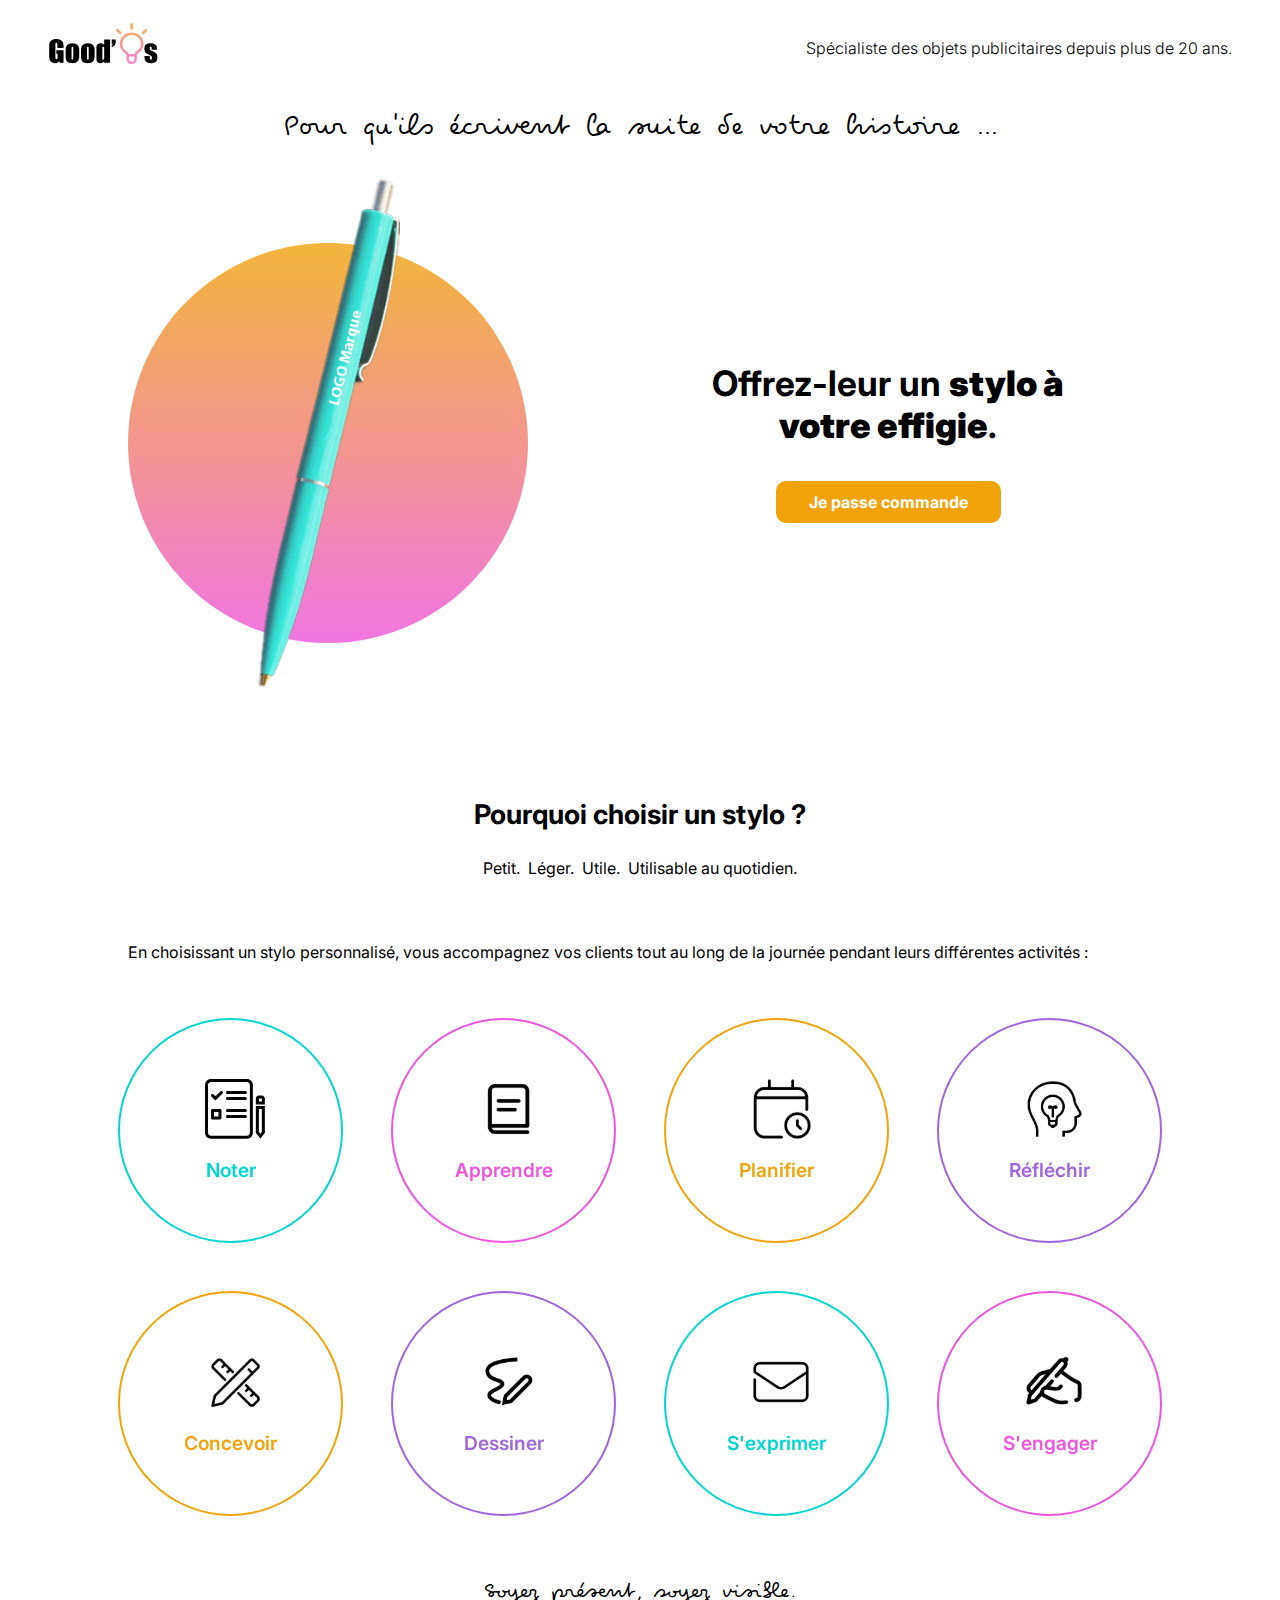
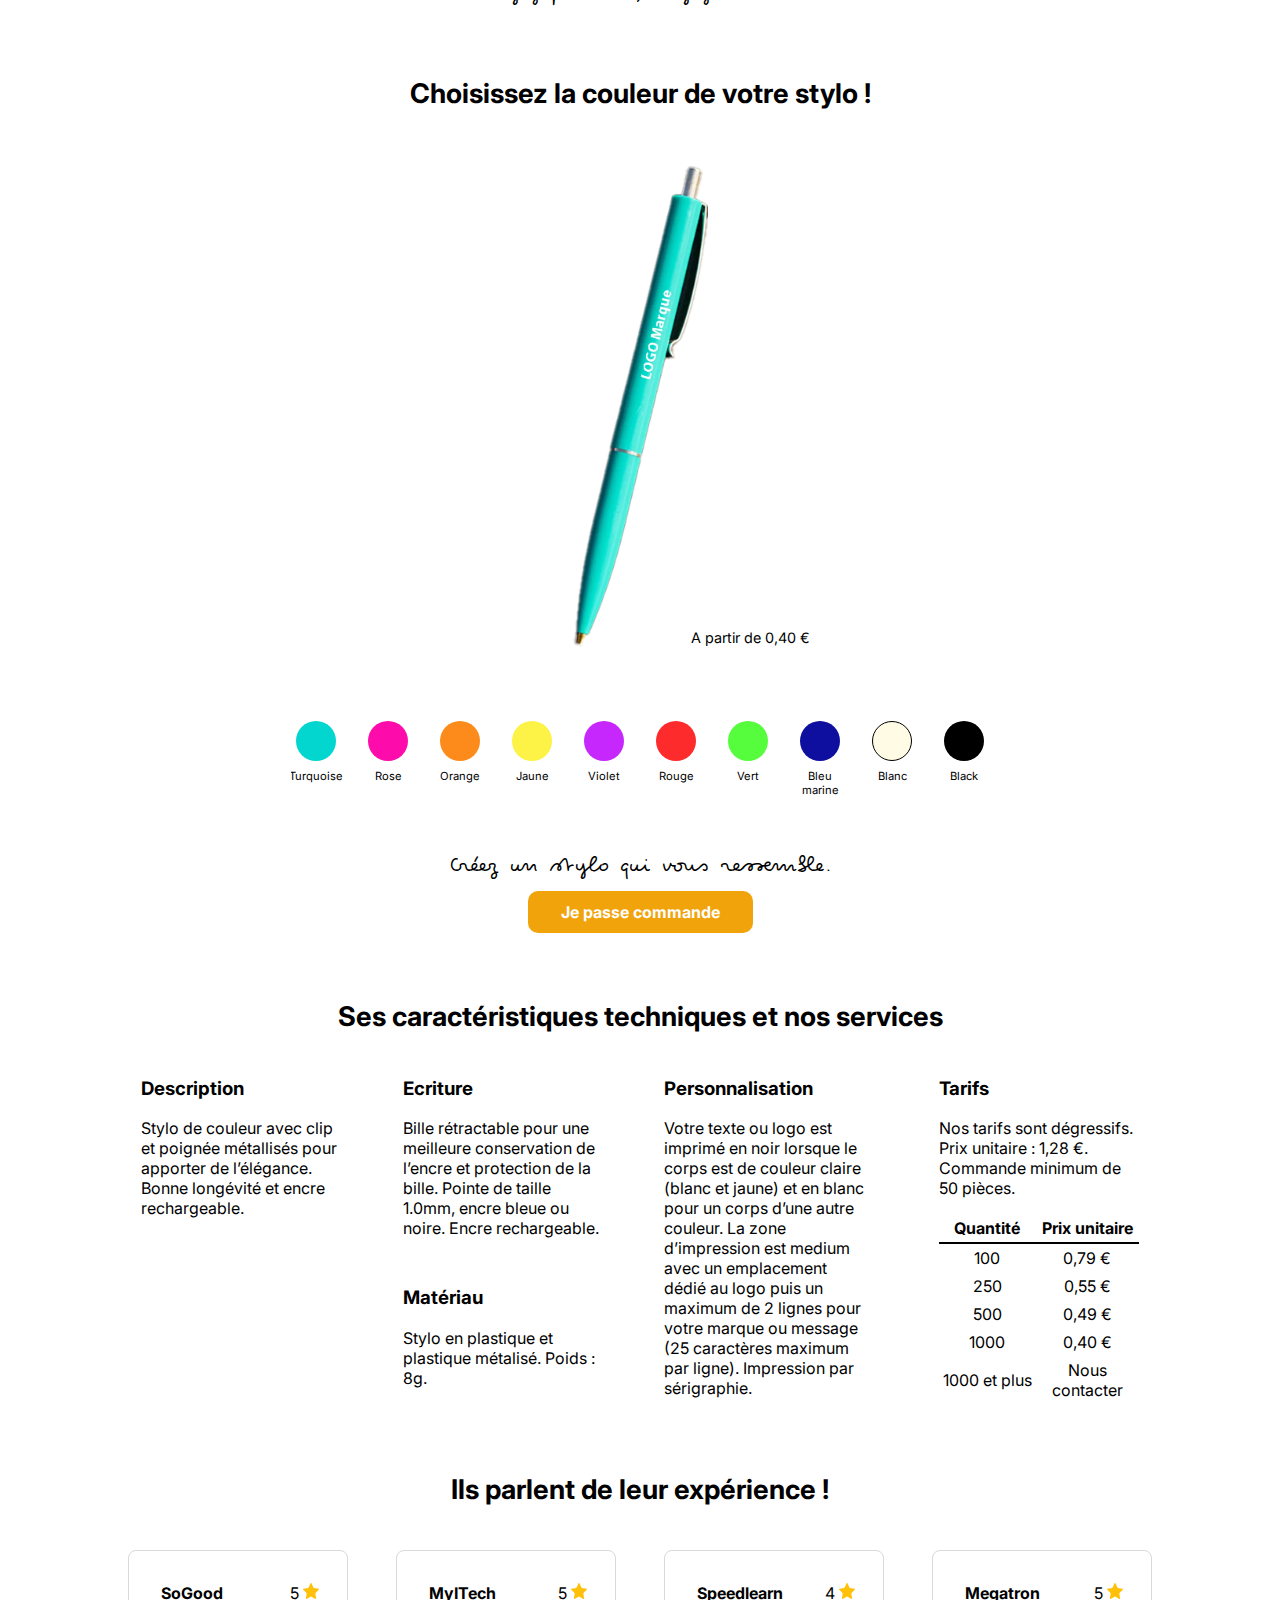
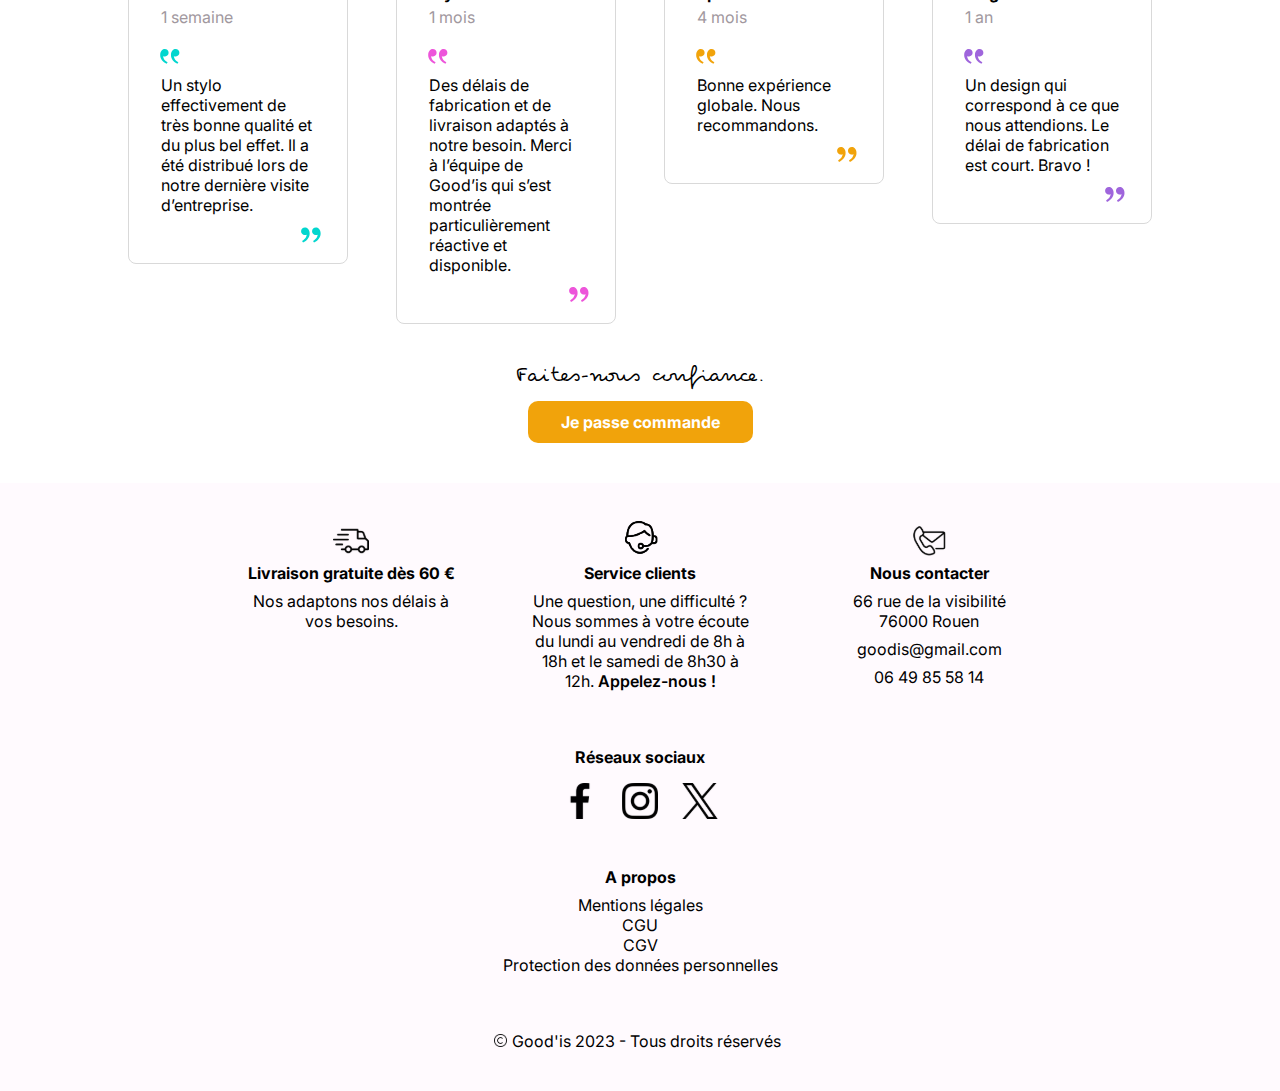
<file: index.html>
<!DOCTYPE html>
<html lang="fr">
<head> 
    <meta charset="UTF-8">
    <meta name="viewport" content="width=device-width, initial-scale=1.0">
    <title>Choisissez un stylo personnalisé ! - Good'is</title>
    <meta name="description" content="Augmenter votre visibilité avec un stylo personnalisé. Découvrez les raisons pour lesquelles un stylo personnalisé est
    un excellent objet publicitaire et passez commande !">
    <link rel="stylesheet" href="landing-page-goodis.css" type="text/css">
    <link rel="preconnect" href="https://fonts.googleapis.com">
    <link rel="preconnect" href="https://fonts.gstatic.com" crossorigin>
    <link href="https://fonts.googleapis.com/css2?family=Inter:wght@100;200;300;400;500;600;700;800;900&display=swap" rel="stylesheet">
    <!--Favicon -->
    <link rel="apple-touch-icon" sizes="180x180" href="images/favicon-goodis/apple-touch-icon.webp">
    <link rel="icon" type="image/png" sizes="32x32" href="images/favicon-goodis/favicon-32x32.webp">
    <link rel="icon" type="image/png" sizes="16x16" href="images/favicon-goodis/favicon-16x16.webp">
    <link rel="manifest" href="/site.webmanifest">
</head>
<body>
    <header>
        <a href="index.html" title="Landing page"><img src="images/logo-goodis.svg" alt="Logo de l'entreprise Good'is"></a>
        <span>Spécialiste des objets publicitaires depuis plus de 20 ans.</span>
    </header>
    <main>
        <section class="first-view">
            <span class="imperative hook">Pour qu'ils écrivent la suite de votre histoire ... </span>
            <div id="view-desktop">
                <div class="round">
                    <img src="images/turquoise-pen.webp" alt="Stylo turquoise à personnaliser">
                </div>
                    <div>
                    <h1>Offrez-leur un <span class="more-visible">stylo à votre effigie</span>.</h1> 
                    <div class="cta">
                        <a href="accueil-goodis.html" title="Commandez un stylo personnalisé !">Je passe commande</a>
                    </div>
                </div>
            </div>
        </section>

        <section>
            <h2>Pourquoi choisir un stylo ?</h2>
            <ul>
                <li>Petit.</li>
                <li>Léger.</li>
                <li>Utile.</li>  
                <li>Utilisable au quotidien.</li>
            </ul>
            <p>En choisissant un stylo personnalisé, vous accompagnez vos clients 
                tout au long de la journée pendant leurs différentes activités : </p>
            <ul id="examples-of-use">
                <li class="card-container">
                    <div class="card">
                        <div class="side front">
                            <img src="images/icon-note.svg" alt="Icone représentant l'action de noter">
                            <span>Noter</span>
                        </div>
                        <div class="side back">
                            <span>Noter</span>
                            <p>Une nouvelle idée, un appel, une réunion ? Aidez vos clients
                                 à capter et conserver les idées qui font la différence.
                            </p>
                        </div>
                    </div>
                </li>
                <li class="card-container">
                    <div class="card">
                        <div class="side front fuschia-circle">
                            <img src="images/icon-learn.svg" alt="Icone représentant l'action d'apprendre">
                            <span>Apprendre</span>
                        </div>
                        <div class="side back fuschia-circle">
                            <span>Apprendre</span>
                            <p>Pour intégrer les notions-clés, s’exercer, s’auto-évaluer ... un stylo 
                                est un bon compagnon de route pour progresser et se perfectionner.  
                            </p>
                        </div>
                    </div>
                </li>
                <li class="card-container">
                    <div class="card">
                        <div class="side front orange-circle">
                            <img src="images/icon-plan.svg" alt="Icone représentant l'action de planifier">
                            <span>Planifier</span>
                        </div>
                        <div class="side back orange-circle">
                            <span>Planifier</span>
                            <p>A chaque fois qu'il faut tracer les grandes lignes d’un projet, structurer son temps et établir des priorités, 
                                Un stylo est un allié pour organiser et anticiper.
                            </p>
                        </div>
                    </div>
                </li>
                <li class="card-container">
                    <div class="card">
                        <div class="side front violet-circle">
                            <img src="images/icon-think.svg" alt="Icone représentant l'action de réfléchir">
                            <span>Réfléchir</span>
                        </div>
                        <div class="side back violet-circle">
                            <span>Réfléchir</span>
                            <p>Quand vient l'heure des schémas, des listes, ou des brainstormings, un stylo 
                                 devient un instrument pour penser et innover.
                            </p>
                        </div>
                    </div>
                </li>
                <li class="card-container">
                    <div class="card">
                        <div class="side front orange-circle">
                            <img src="images/icon-design.svg" alt="Icone représentant l'action de concevoir">
                            <span>Concevoir</span>
                        </div>
                        <div class="side back orange-circle">
                            <span>Concevoir</span>
                            <p>Un stylo et du papier, c’est tout ce qu’il faut pour maquetter, prototyper
                                 et scénariser. Place à l'imagination !
                            </p>
                        </div>
                    </div>
                </li>
                <li class="card-container">
                    <div class="card">
                        <div class="side front violet-circle">
                            <img src="images/icon-draw.svg" alt="Icone représentant l'action de dessiner">
                            <span>Dessiner</span>
                        </div>
                        <div class="side back violet-circle">
                            <span>Dessiner</span>
                            <p>Pour gribouiller ou dessiner, le stylo se transforme en pinceau 
                                pour créer et s’évader.
                            </p>
                        </div>
                    </div>
                </li>
                <li class="card-container">
                    <div class="card">
                        <div class="side front">
                            <img src="images/icon-write.svg" alt="Icone représentant l'action de s'exprimer">
                            <span>S'exprimer</span>
                        </div>
                        <div class="side back">
                            <span>S'exprimer</span>
                            <p>Du message au discours à rédiger, un stylo est un moyen pour 
                                communiquer et persuader.
                            </p>
                        </div>
                    </div>
                </li>
                <li class="card-container">
                    <div class="card">
                        <div class="side front fuschia-circle">
                            <img src="images/icon-sign.svg" alt="Icone représentant l'action de s'engager">
                            <span>S'engager</span>
                        </div>
                        <div class="side back fuschia-circle">
                            <span>S'engager</span>
                            <p>Un contrat à signer ? Une proposition à valider ? Un stylo est un outil pour passer à l’action.
                            </p>
                        </div>
                    </div>
                </li>
            </ul>
            <span class="imperative use">Soyez présent, soyez visible.</span>
        </section>
        <section>
            <h2>Choisissez la couleur de votre stylo !</h2>
            <form id="pen-appears" method="get" action="traitement.php">
                <div class="color-choice-row">
                    <div class="checkbox-name">
                        <input id="turquoise" type="radio" name="color-choice" checked>
                        <span>Turquoise</span>
                        <label class="turquoise" for="turquoise"></label>
                        <img class="pen test-pen" src="images/turquoise-pen.webp" alt="Stylo turquoise personnalisé avec votre logo et votre marque.">
                    </div>
                    <div class="checkbox-name">
                        <input id="pink" type="radio" name="color-choice">
                        <span>Rose</span>
                        <label class="pink" for="pink"></label>
                        <img class="pen test-pen" src="images/pink-pen.webp" alt="Stylo rose personnalisé avec votre logo et votre marque.">
                    </div> 
                    <div class="checkbox-name">              
                        <input id="orange" type="radio" name="color-choice">
                        <span>Orange</span>
                        <label class="orange" for="orange"></label>
                        <img class="pen test-pen" src="images/orange-pen.webp" alt="Stylo orange personnalisé avec votre logo et votre marque.">
                    </div>
                    <div class="checkbox-name">
                        <input id="yellow" type="radio" name="color-choice">
                        <span>Jaune</span>
                        <label class="yellow" for="yellow"></label>
                        <img class="pen test-pen" src="images/yellow-pen.webp" alt="Stylo jaune personnalisé avec votre logo et votre marque.">
                    </div>
                    <div class="checkbox-name">
                        <input id="violet" type="radio" name="color-choice">
                        <span>Violet</span>
                        <label class="violet" for="violet"></label>
                        <img class="pen test-pen" src="images/violet-pen.webp" alt="Stylo violet personnalisé avec votre logo et votre marque.">
                    </div>
                    <div class="checkbox-name">
                        <input id="red" type="radio" name="color-choice">
                        <span>Rouge</span>
                        <label class="red" for="red"></label>
                        <img class="pen test-pen" src="images/red-pen.webp" alt="Stylo rouge personnalisé avec votre logo et votre marque.">
                    </div>
                    
                    <div class="checkbox-name">
                        <input id="green" type="radio" name="color-choice">
                        <span>Vert</span>
                        <label class="green" for="green"></label>
                        <img class="pen test-pen" src="images/green-pen.webp" alt="Stylo vert personnalisé avec votre logo et votre marque.">
                    </div>
                    <div class="checkbox-name">
                        <input id="blue-navy" type="radio" name="color-choice">
                        <span>Bleu marine</span>
                        <label class="blue-navy" for="blue-navy"></label>
                        <img class="pen test-pen" src="images/blue-navy-pen.webp" alt="Stylo bleu marine personnalisé avec votre logo et votre marque.">
                    </div>
                    <div class="checkbox-name">
                        <input id="white" type="radio" name="color-choice">
                        <span>Blanc</span>
                        <label class="white" for="white"></label>
                        <img class="pen test-pen" src="images/white-pen.webp" alt="Stylo blanc personnalisé avec votre logo et votre marque.">
                    </div>
                    <div class="checkbox-name">
                        <input id="black" type="radio" name="color-choice">
                        <span>Black</span>
                        <label class="black" for="black"></label>
                        <img class="pen test-pen" src="images/black-pen.webp" alt="Stylo noir personnalisé avec votre logo et votre marque.">
                    </div> 
                </div>
            </form>
            <span class="price">A partir de 0,40 €</span>
            <div class="cta">
                <span class="imperative">Créez un stylo qui vous ressemble.</span>
                <a href="accueil-goodis.html" title="Commandez un stylo personnalisé !">Je passe commande</a>
        </section>
        <section>
            <h2>Ses caractéristiques techniques et nos services</h2>
            <div class="features-pen">
                <section class="features">
                    <h3>Description</h3>
                    <p>Stylo de couleur avec clip et poignée métallisés pour apporter
                        de l’élégance. Bonne longévité et encre rechargeable.
                    </p>
                </section>
                <div class="features-layout">
                    <section class="features">
                        <h3>Ecriture</h3>
                        <p>Bille rétractable pour une meilleure conservation de l’encre 
                            et protection de la bille. Pointe de taille 1.0mm, encre
                            bleue ou noire. Encre rechargeable.
                        </p>
                    </section>
                    <section class="features">
                        <h3>Matériau</h3>
                        <p>Stylo en plastique et plastique métalisé. Poids : 8g.
                        </p>
                    </section>
                </div>
                <section class="features">
                    <h3>Personnalisation</h3>
                    <p>Votre texte ou logo est imprimé en noir lorsque le corps 
                        est de couleur claire (blanc et jaune) et en blanc pour 
                        un corps d’une autre couleur. La zone d’impression est medium 
                        avec un emplacement dédié au logo puis un maximum de 2 lignes 
                        pour votre marque ou message (25 caractères maximum par ligne).
                        Impression par sérigraphie.
                    </p>
                </section>
                <section class="features price-list">
                    <h3>Tarifs</h3>
                    <p>Nos tarifs sont dégressifs. 
                        Prix unitaire : 1,28 €. 
                        Commande minimum de 50 pièces. 
                    </p>
                    <table>
                        <tr>
                            <th>Quantité</th>
                            <th>Prix unitaire</th>
                        </tr>
                        <tr>
                            <td>100</td>
                            <td>0,79 €</td>
                        </tr>
                        <tr>
                            <td>250</td>
                            <td>0,55 €</td>
                        </tr>
                        <tr>
                            <td>500</td>
                            <td>0,49 €</td>
                        </tr>
                        <tr>
                            <td>1000</td>
                            <td>0,40 €</td>
                        </tr>
                        <tr>
                            <td>1000 et plus</td>
                            <td>Nous contacter</td>
                        </tr>
                    </table>
                </section>
            </div>
        </section>
        <section>
            <h2>Ils parlent de leur expérience !</h2>
            <div class="opinions">
                <div class="customer-opinion">
                    <div class="customer">
                        <span class="company">SoGood</span>
                        <span class="star">5</span>
                    </div>
                    <span class="date">1 semaine</span>
                        <p>Un stylo effectivement de très bonne qualité et du plus bel effet.
                            Il a été distribué lors de notre dernière visite d’entreprise.
                        </p>
                </div>
                <div class="customer-opinion fuschia-quote">
                    <div class="customer">
                        <span class="company">MyITech</span>
                        <span class="star">5</span>
                    </div>
                    <span class="date">1 mois</span>
                        <p>Des délais de fabrication et de livraison adaptés à notre besoin. 
                            Merci à l’équipe de Good’is qui s’est montrée particulièrement 
                            réactive et disponible.
                        </p>
                </div>
                <div class="customer-opinion orange-quote">
                    <div class="customer">
                        <span class="company">Speedlearn</span>
                        <span class="star">4</span>
                    </div>
                    <span class="date">4 mois</span>
                        <p>
                            Bonne expérience globale. Nous recommandons.
                        </p>
                </div>
                <div class="customer-opinion violet-quote">
                    <div class="customer">
                        <span class="company">Megatron</span>
                        <span class="star">5</span>
                    </div>
                    <span class="date">1 an</span>
                        <p>Un design qui correspond à ce que nous attendions. 
                            Le délai de fabrication est court. Bravo !
                        </p>
                </div>
            </div>
            <div class="cta">
                <span class="imperative">Faites-nous confiance.</span>
                <a href="accueil-goodis.html" title="Commandez un stylo personnalisé !">Je passe commande</a> 
            </div>
    
        </section>
    </main>
    <footer>
        <div class="informations">
            <div id="delivery">
                <img src="images/icon-delivery.svg" alt="Icone de la livraison"> 
                <h2>Livraison gratuite dès 60 €</h2> 
                <p>Nos adaptons nos délais à vos besoins.</p>
            </div>
            <div id="customer-service">
                <img src="images/icon-online-support.svg" alt="Icone du support client">
                <h2>Service clients</h2> 
                <p>Une question, une difficulté ?
                    Nous sommes à votre écoute du lundi au vendredi de 8h à 18h et le samedi de 8h30 à 12h.
                    <a href="tel:+330000000" title="Contacter par téléphone">Appelez-nous !</a>
                </p>
            </div>
            <div id="contact">
                <img src="images/icon-contact.svg" alt="Icone des informations de contact">
                <h2>Nous contacter</h2> 
                <address>
                    <a href="https://maps.app.goo.gl/9nPG6jDwwLJs2fyH7" title="Voir sur la carte">66 rue de la visibilité<br>
                    76000 Rouen 
                    </a>
                    <a href="mailto:goodis@gmail.com" title="Contacter par mail">goodis@gmail.com</a>
                    <a href="tel:+330000000" title="Contacter par téléphone">06 49 85 58 14</a> 
                </address>
            </div>
        </div>
        <div id="reseaux-sociaux">
            <h2>Réseaux sociaux</h2>
            <a class="reseaux-sociaux-icone" href="https://fr-fr.facebook.com/"><img src="images/icon-facebook.svg" alt="Logo de Facebook"></a><!-- Facebook -->
            <a class="reseaux-sociaux-icone" href="https://www.instagram.com/"><img src="images/icon-instagram.svg" alt="Logo d'Instagram"></a><!-- Instagram -->
            <a class="reseaux-sociaux-icone" href="https://twitter.com/"><img src="images/icon-twitter.svg" alt="Logo de X"></a>
        </div>
        <div id="about">
            <h2>A propos</h2>
            <a href="mentions-legales-goodis.html" title="Consulter les mentions légales">Mentions légales</a>
            <a href="#">CGU</a>
            <a href="#">CGV</a>
            <a href="#">Protection des données personnelles</a>
        </div>
            <span id="copyright">Good'is 2023 - Tous droits réservés</span>
    </footer>
</body>
</html>
</file>
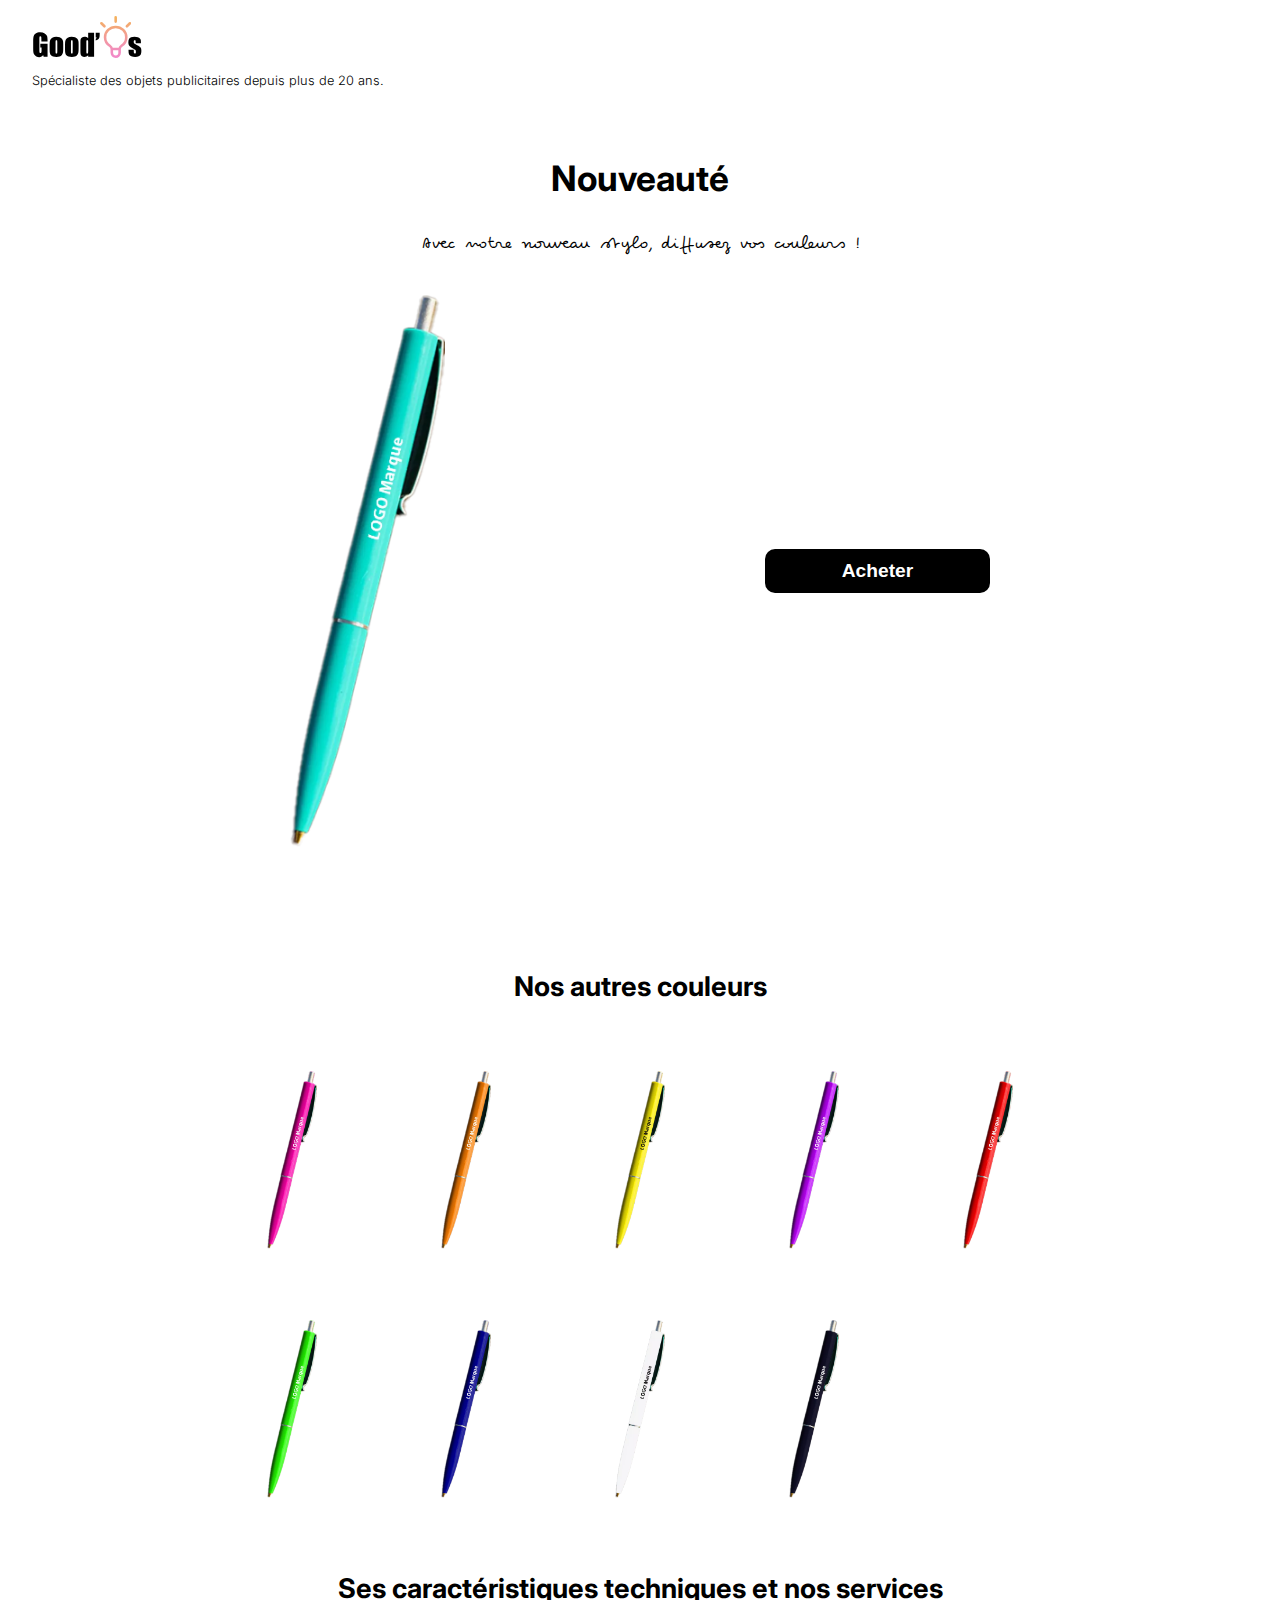
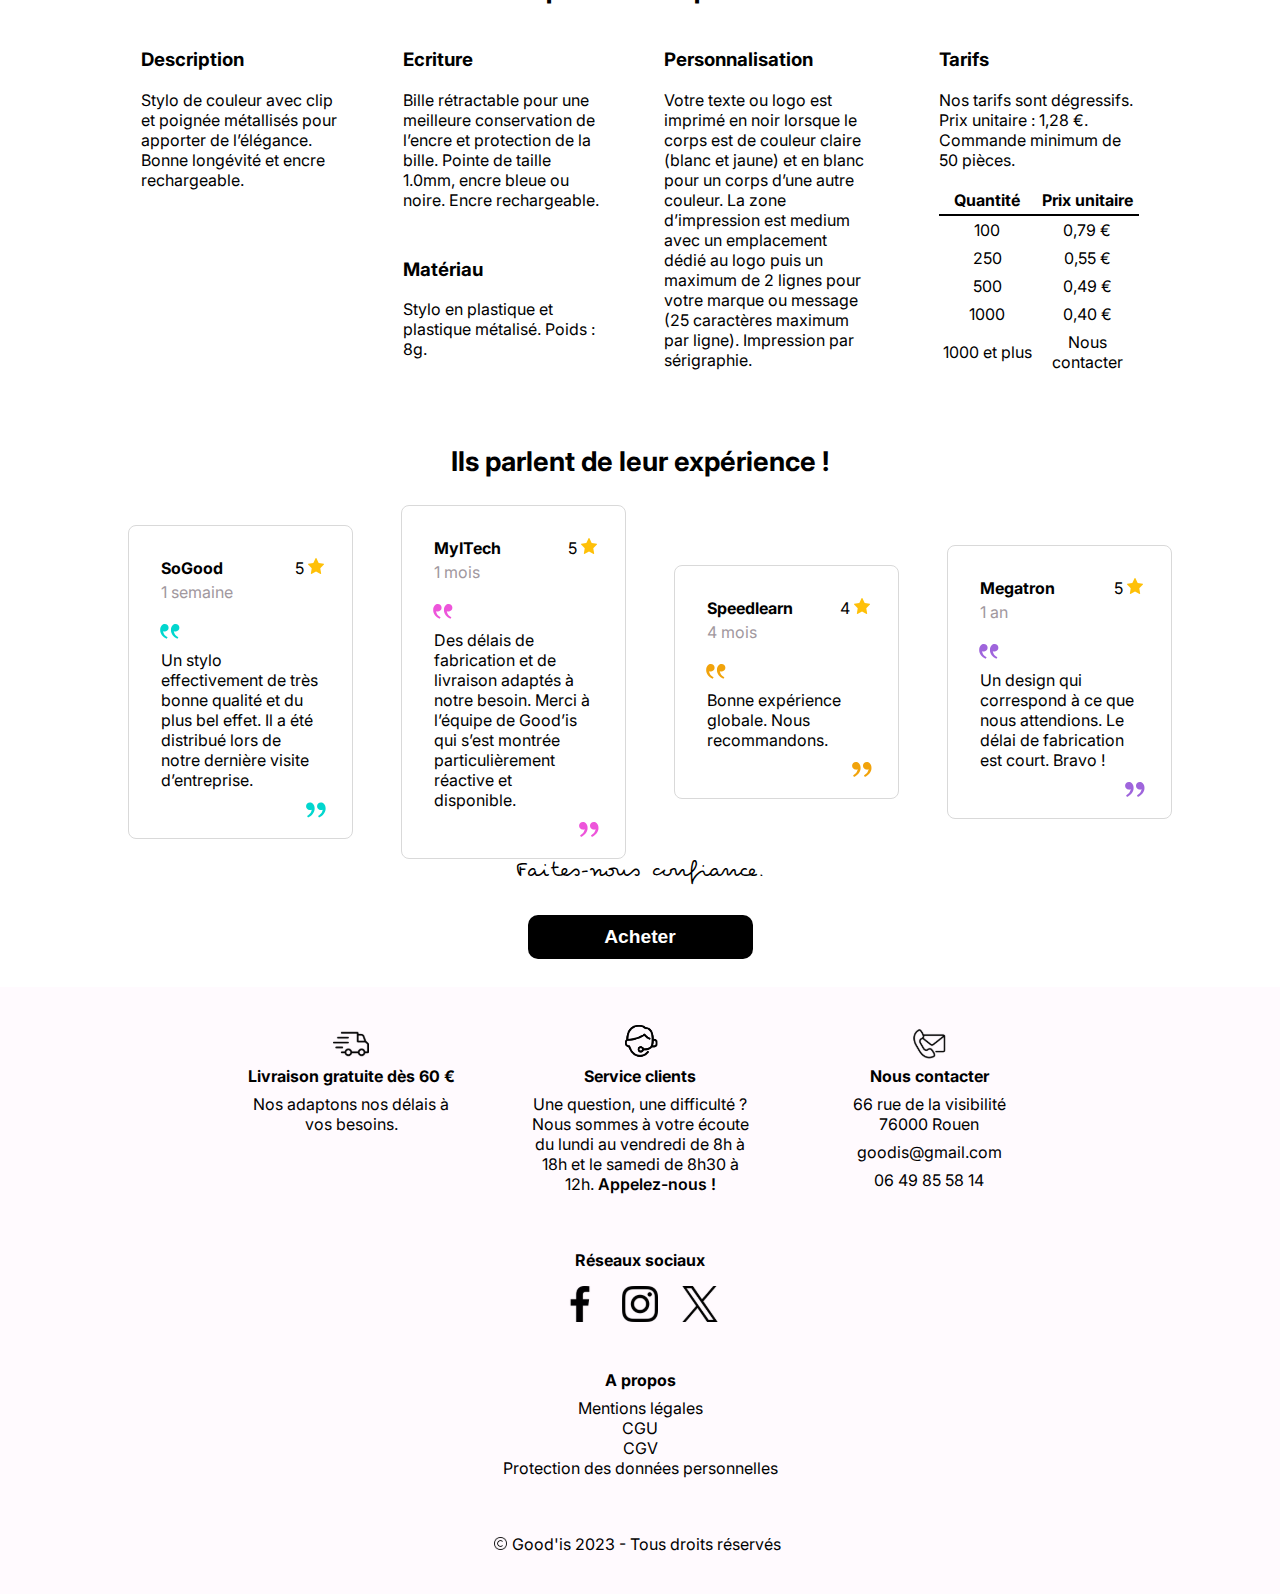
<file: accueil-goodis.html>
<!DOCTYPE html>
<html lang="fr">
<head> 
    <meta charset="UTF-8">
    <meta name="viewport" content="width=device-width, initial-scale=1.0">
    <title>Découvrez notre nouveau stylo ! - Good'is</title>
    <meta name="description" content="Augmenter votre visibilité avec notre nouveau stylo personnalisé. Alliant simplicité et élégance, passez commande dès maintenant !">
    <link rel="stylesheet" href="landing-page-goodis.css" type="text/css">
    <link rel="stylesheet" href="style-goodis.css" type="text/css">
    <link rel="preconnect" href="https://fonts.googleapis.com">
    <link rel="preconnect" href="https://fonts.gstatic.com" crossorigin>
    <link href="https://fonts.googleapis.com/css2?family=Inter:wght@100;200;300;400;500;600;700;800;900&display=swap" rel="stylesheet">
    <!--Favicon -->
    <link rel="apple-touch-icon" sizes="180x180" href="images/favicon-goodis/apple-touch-icon.webp">
    <link rel="icon" type="image/png" sizes="32x32" href="images/favicon-goodis/favicon-32x32.webp">
    <link rel="icon" type="image/png" sizes="16x16" href="images/favicon-goodis/favicon-16x16.webp">
    <link rel="manifest" href="/site.webmanifest">
</head>
<body>
    <header>
        <div id="header-accueil">
            <a href="index.html" title="Landing page"><img src="images/logo-goodis.svg" alt="Logo de l'entreprise Good'is"></a>
            <span>Spécialiste des objets publicitaires depuis plus de 20 ans.</span>
        </div>
        <nav>
            <ul>
                <li><a href="#" title="Mon panier"></a></li>
                <li><a href="#" title="Mon compte"></a></li>
            </ul>
        </nav>
    </header>
    <main>
        <section>
            <h1 id="title-accueil">Nouveauté</h1>
            <span>Avec notre nouveau stylo, diffusez vos couleurs !</span>
            <div id="view-desktop">
                    <img id="img-new" src="images/turquoise-pen.webp" alt="Stylo turquoise à personnaliser">
                    <button type="submit">Acheter</button>   
            </div>
        </section>
        <section>
            <h2>Nos autres couleurs</h2>
            <div id="colors">
                <img src="images/pink-pen.webp" alt="Stylo rose personnalisé avec votre logo et votre marque.">
                <img src="images/orange-pen.webp" alt="Stylo orange personnalisé avec votre logo et votre marque.">
                <img src="images/yellow-pen.webp" alt="Stylo jaune personnalisé avec votre logo et votre marque.">
                <img src="images/violet-pen.webp" alt="Stylo violet personnalisé avec votre logo et votre marque.">
                <img src="images/red-pen.webp" alt="Stylo rouge personnalisé avec votre logo et votre marque.">
                <img src="images/green-pen.webp" alt="Stylo vert personnalisé avec votre logo et votre marque.">
                <img src="images/blue-navy-pen.webp" alt="Stylo bleu marine personnalisé avec votre logo et votre marque.">
                <img src="images/white-pen.webp" alt="Stylo blanc personnalisé avec votre logo et votre marque.">
                <img src="images/black-pen.webp" alt="Stylo noir personnalisé avec votre logo et votre marque.">
            </div>
        </section>           
        <section>
            <h2>Ses caractéristiques techniques et nos services</h2>
            <div class="features-pen">
                <section class="features">
                    <h3>Description</h3>
                    <p>Stylo de couleur avec clip et poignée métallisés pour apporter
                        de l’élégance. Bonne longévité et encre rechargeable.
                    </p>
                </section>
                <div class="features-layout">
                    <section class="features">
                        <h3>Ecriture</h3>
                        <p>Bille rétractable pour une meilleure conservation de l’encre 
                            et protection de la bille. Pointe de taille 1.0mm, encre
                            bleue ou noire. Encre rechargeable.
                        </p>
                    </section>
                    <section class="features">
                        <h3>Matériau</h3>
                        <p>Stylo en plastique et plastique métalisé. Poids : 8g.
                        </p>
                    </section>
                </div>
                <section class="features">
                    <h3>Personnalisation</h3>
                    <p>Votre texte ou logo est imprimé en noir lorsque le corps 
                        est de couleur claire (blanc et jaune) et en blanc pour 
                        un corps d’une autre couleur. La zone d’impression est medium 
                        avec un emplacement dédié au logo puis un maximum de 2 lignes 
                        pour votre marque ou message (25 caractères maximum par ligne).
                        Impression par sérigraphie.
                    </p>
                </section>
                <section class="features price-list">
                    <h3>Tarifs</h3>
                    <p>Nos tarifs sont dégressifs. 
                        Prix unitaire : 1,28 €. 
                        Commande minimum de 50 pièces. 
                    </p>
                    <table>
                        <tr>
                            <th>Quantité</th>
                            <th>Prix unitaire</th>
                        </tr>
                        <tr>
                            <td>100</td>
                            <td>0,79 €</td>
                        </tr>
                        <tr>
                            <td>250</td>
                            <td>0,55 €</td>
                        </tr>
                        <tr>
                            <td>500</td>
                            <td>0,49 €</td>
                        </tr>
                        <tr>
                            <td>1000</td>
                            <td>0,40 €</td>
                        </tr>
                        <tr>
                            <td>1000 et plus</td>
                            <td>Nous contacter</td>
                        </tr>
                    </table>
                </section>
            </div>
        </section>
        <section id="opinions-goodis">
            <h2>Ils parlent de leur expérience !</h2>
            <div class="opinions">
                <div class="customer-opinion">
                    <div class="customer">
                        <span class="company">SoGood</span>
                        <span class="star">5</span>
                    </div>
                    <span class="date">1 semaine</span>
                        <p>Un stylo effectivement de très bonne qualité et du plus bel effet.
                            Il a été distribué lors de notre dernière visite d’entreprise.
                        </p>
                </div>
                <div class="customer-opinion fuschia-quote">
                    <div class="customer">
                        <span class="company">MyITech</span>
                        <span class="star">5</span>
                    </div>
                    <span class="date">1 mois</span>
                        <p>Des délais de fabrication et de livraison adaptés à notre besoin. 
                            Merci à l’équipe de Good’is qui s’est montrée particulièrement 
                            réactive et disponible.
                        </p>
                </div>
                <div class="customer-opinion orange-quote">
                    <div class="customer">
                        <span class="company">Speedlearn</span>
                        <span class="star">4</span>
                    </div>
                    <span class="date">4 mois</span>
                        <p>
                            Bonne expérience globale. Nous recommandons.
                        </p>
                </div>
                <div class="customer-opinion violet-quote">
                    <div class="customer">
                        <span class="company">Megatron</span>
                        <span class="star">5</span>
                    </div>
                    <span class="date">1 an</span>
                        <p>Un design qui correspond à ce que nous attendions. 
                            Le délai de fabrication est court. Bravo !
                        </p>
                </div>
            </div>
            <div class="cta">
                <span class="imperative">Faites-nous confiance.</span>
                <button type="submit">Acheter</button>
            </div>
        </section>
    </main>
    <footer>
        <div class="informations">
            <div id="delivery">
                <img src="images/icon-delivery.svg" alt="Icone de la livraison"> 
                <h2>Livraison gratuite dès 60 €</h2> 
                <p>Nos adaptons nos délais à vos besoins.</p>
            </div>
            <div id="customer-service">
                <img src="images/icon-online-support.svg" alt="Icone du support client">
                <h2>Service clients</h2> 
                <p>Une question, une difficulté ?
                    Nous sommes à votre écoute du lundi au vendredi de 8h à 18h et le samedi de 8h30 à 12h.
                    <a href="tel:+330000000">Appelez-nous !</a>
                </p>
            </div>
            <div id="contact">
                <img src="images/icon-contact.svg" alt="Icone des informations de contact">
                <h2>Nous contacter</h2> 
                <address>
                    <a href="https://maps.app.goo.gl/9nPG6jDwwLJs2fyH7" title="Voir sur la carte">66 rue de la visibilité<br>
                    76000 Rouen 
                    </a>
                    <a href="mailto:goodis@gmail.com" title="Contacter par mail">goodis@gmail.com</a>
                    <a href="tel:+330000000" title="Contacter par téléphone">06 49 85 58 14</a> 
                </address>
            </div>
        </div>
        <div id="reseaux-sociaux">
            <h2>Réseaux sociaux</h2>
            <a class="reseaux-sociaux-icone" href="https://fr-fr.facebook.com/"><img src="images/icon-facebook.svg" alt="Logo de Facebook"></a><!-- Facebook -->
            <a class="reseaux-sociaux-icone" href="https://www.instagram.com/"><img src="images/icon-instagram.svg" alt="Logo d'Instagram"></a><!-- Instagram -->
            <a class="reseaux-sociaux-icone" href="https://twitter.com/"><img src="images/icon-twitter.svg" alt="Logo de X"></a>
        </div>
        <div id="about">
            <h2>A propos</h2>
            <a href="mentions-legales-goodis.html" title="Consulter les mentions légales">Mentions légales</a>
            <a href="#">CGU</a>
            <a href="#">CGV</a>
            <a href="#">Protection des données personnelles</a>
        </div>
            <span id="copyright">Good'is 2023 - Tous droits réservés</span>
    </footer>
</body>
</html>
</file>
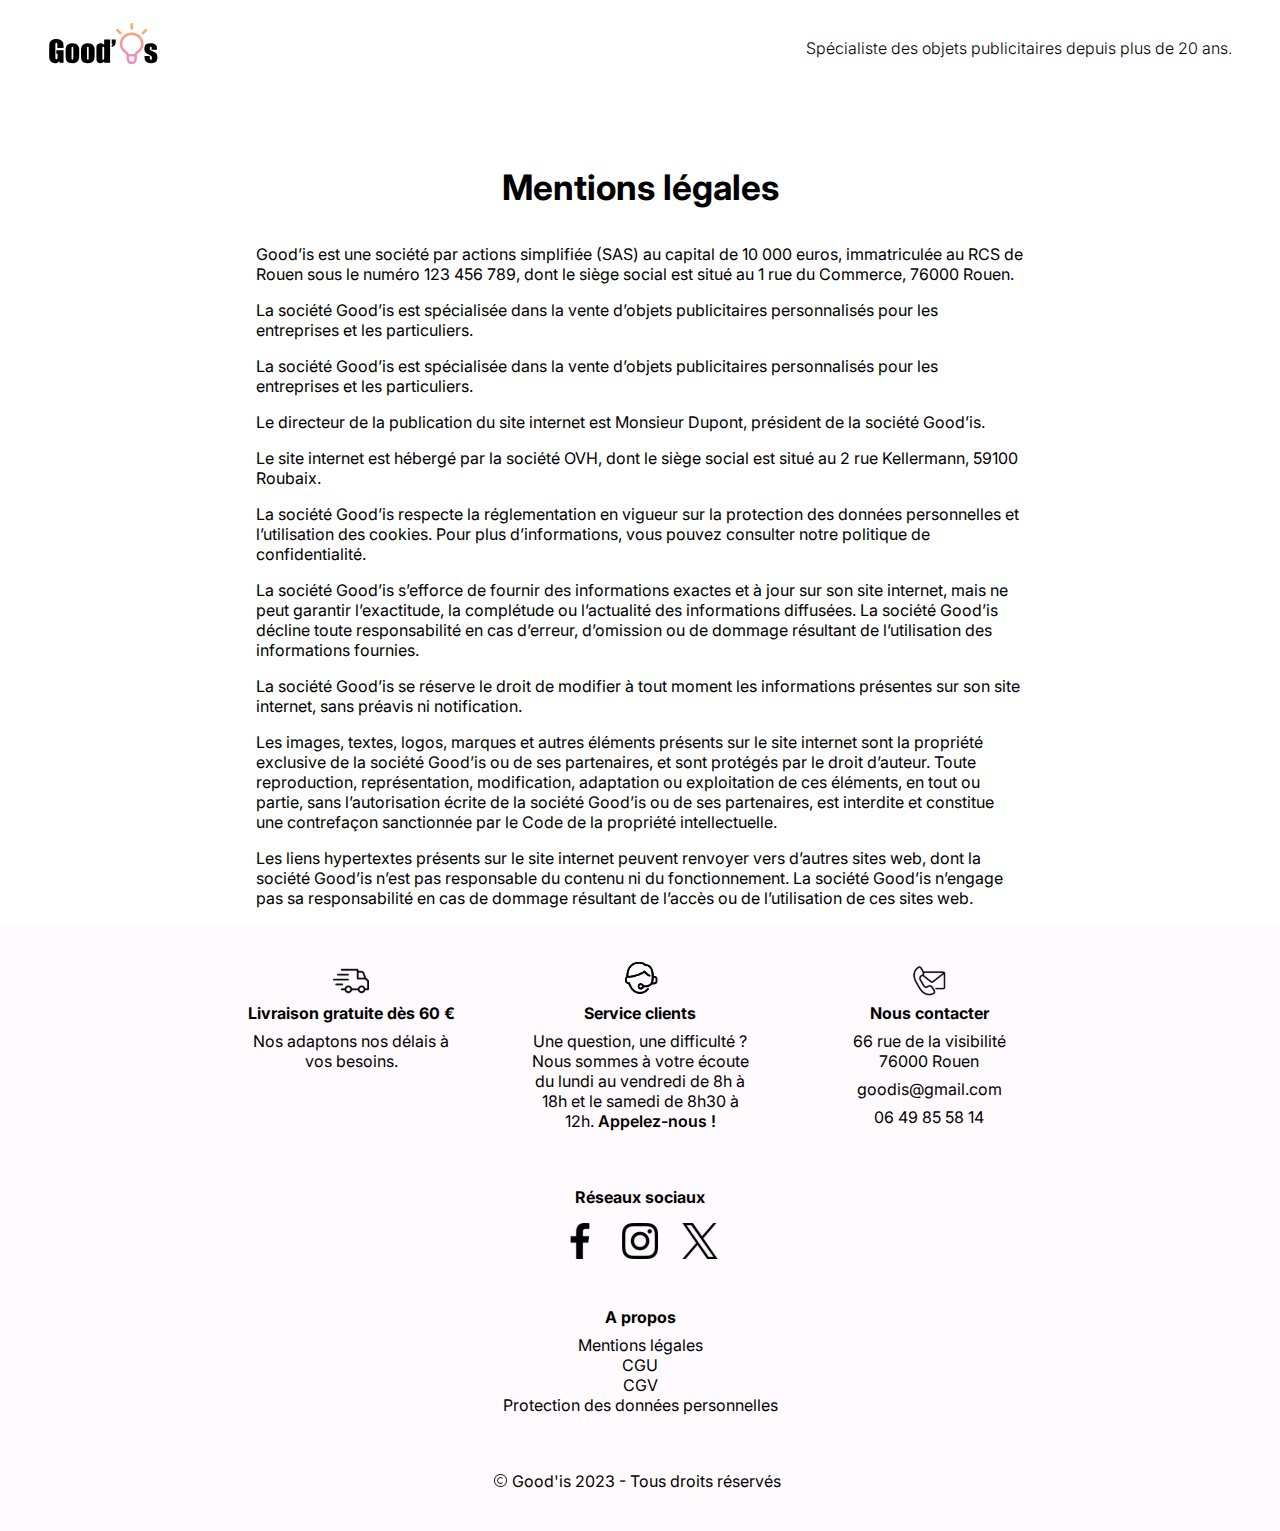
<file: mentions-legales-goodis.html>
<!DOCTYPE html>
<html lang="fr">
<head>
    <meta charset="UTF-8">
    <meta name="viewport" content="width=device-width, initial-scale=1.0">
    <title>Mentions légales - Good'is</title>
    <meta name="description" content="Consultez les mentions légales du site Good'is, entreprise spécialisée dans la vente d'objets publicitaires depuis plus de 20 ans">
    <link rel="stylesheet" href="landing-page-goodis.css" type="text/css">
    <link rel="preconnect" href="https://fonts.googleapis.com">
    <link rel="preconnect" href="https://fonts.gstatic.com" crossorigin>
    <link href="https://fonts.googleapis.com/css2?family=Inter:wght@100;200;300;400;500;600;700;800;900&display=swap" rel="stylesheet">
    <!--Favicon -->
    <link rel="apple-touch-icon" sizes="180x180" href="images/favicon-goodis/apple-touch-icon.webp">
    <link rel="icon" type="image/png" sizes="32x32" href="images/favicon-goodis/favicon-32x32.webp">
    <link rel="icon" type="image/png" sizes="16x16" href="images/favicon-goodis/favicon-16x16.webp">
    <link rel="manifest" href="/site.webmanifest">
</head>
<body>
    <header>
        <a href="index.html" title="Landing page"><img src="images/logo-goodis.svg" alt="Logo de l'entreprise Good'is"></a>
        <span>Spécialiste des objets publicitaires depuis plus de 20 ans.</span>
    </header>
    <main>
        <h1>Mentions légales</h1>
            <p>
                Good’is est une société par actions simplifiée (SAS) au capital de 10 000 euros, 
                immatriculée au RCS de Rouen sous le numéro 123 456 789, dont le siège social est situé au 1 rue du Commerce, 76000 Rouen.
            </p>
            <p>
                La société Good’is est spécialisée dans la vente d’objets publicitaires personnalisés 
                pour les entreprises et les particuliers.  
            </p>
            <p>
                La société Good’is est spécialisée dans la vente d’objets publicitaires personnalisés 
                pour les entreprises et les particuliers.
            </p>
            <p>
                Le directeur de la publication du site internet est Monsieur Dupont, président de la société Good’is.
            </p>
            <p>
                Le site internet est hébergé par la société OVH, dont le siège social est situé au 
                2 rue Kellermann, 59100 Roubaix.
            </p>
            <p>
                La société Good’is respecte la réglementation en vigueur sur la protection des données personnelles 
                et l’utilisation des cookies. Pour plus d’informations, vous pouvez consulter notre politique de confidentialité.
            </p>
            <p>
                La société Good’is s’efforce de fournir des informations exactes et à jour sur son site internet, mais ne peut 
                garantir l’exactitude, la complétude ou l’actualité des informations diffusées. La société Good’is décline toute 
                responsabilité en cas d’erreur, d’omission ou de dommage résultant de l’utilisation des informations fournies.
            </p>
            <p>
                La société Good’is se réserve le droit de modifier à tout moment les informations présentes sur son site internet, 
                sans préavis ni notification.
            </p>
            <p>
                Les images, textes, logos, marques et autres éléments présents sur le site internet sont la propriété exclusive de
                 la société Good’is ou de ses partenaires, et sont protégés par le droit d’auteur. Toute reproduction, représentation, 
                 modification, adaptation ou exploitation de ces éléments, en tout ou partie, sans l’autorisation écrite de la société 
                 Good’is ou de ses partenaires, est interdite et constitue une contrefaçon sanctionnée par le Code de la propriété 
                 intellectuelle.
            </p>
            <p>
                Les liens hypertextes présents sur le site internet peuvent renvoyer vers d’autres sites web, dont la société Good’is 
                n’est pas responsable du contenu ni du fonctionnement. La société Good’is n’engage pas sa responsabilité en cas de 
                dommage résultant de l’accès ou de l’utilisation de ces sites web.
            </p>
    </main>
    <footer>
        <div class="informations">
            <div id="delivery">
                <img src="images/icon-delivery.svg" alt="Icone de la livraison"> 
                <h2>Livraison gratuite dès 60 €</h2> 
                <p>Nos adaptons nos délais à vos besoins.</p>
            </div>
            <div id="customer-service">
                <img src="images/icon-online-support.svg" alt="Icone du support client">
                <h2>Service clients</h2> 
                <p>Une question, une difficulté ?
                    Nous sommes à votre écoute du lundi au vendredi de 8h à 18h et le samedi de 8h30 à 12h.
                    <a href="tel:+330000000">Appelez-nous !</a>
                </p>
            </div>
            <div id="contact">
                <img src="images/icon-contact.svg" alt="Icone des informations de contact">
                <h2>Nous contacter</h2> 
                <address>
                    <a href="https://maps.app.goo.gl/9nPG6jDwwLJs2fyH7" title="Voir sur la carte">66 rue de la visibilité<br>
                    76000 Rouen 
                    </a>
                    <a href="mailto:goodis@gmail.com" title="Contacter par mail">goodis@gmail.com</a>
                    <a href="tel:+330000000" title="Contacter par téléphone">06 49 85 58 14</a> 
                </address>
            </div>
        </div>
        <div id="reseaux-sociaux">
            <h2>Réseaux sociaux</h2>
            <a class="reseaux-sociaux-icone" href="https://fr-fr.facebook.com/"><img src="images/icon-facebook.svg" alt="Logo de Facebook"></a><!-- Facebook -->
            <a class="reseaux-sociaux-icone" href="https://www.instagram.com/"><img src="images/icon-instagram.svg" alt="Logo d'Instagram"></a><!-- Instagram -->
            <a class="reseaux-sociaux-icone" href="https://twitter.com/"><img src="images/icon-twitter.svg" alt="Logo de X"></a>
        </div>
        <div id="about">
            <h2>A propos</h2>
            <a href="mentions-legales-goodis.html" title="Consulter les mentions légales">Mentions légales</a>
            <a href="#">CGU</a>
            <a href="#">CGV</a>
            <a href="#">Protection des données personnelles</a>
        </div>
            <span id="copyright">Good'is 2023 - Tous droits réservés</span>
    </footer>
</body>
</html>
</file>
<file: landing-page-goodis.css>
@font-face {
    font-family: Pecita;
    src: url(fonts/pecita/Pecita.otf) format(opentype);
}

* {
    margin: 0;
    padding: 0;
    box-sizing: border-box;
}

body {
    background-color: #ffffff;
    font-family: Inter, sans-serif;
    font-size: 16px;
    font-weight: 400;
    color: #000000;
}

header {
    width: 100%;
    height: 9vh; 
    display: flex;
    justify-content: space-between;
    padding: 1em 2em;
    align-items: center;
    gap: 1em;
}

header img {
    width: 80px;
}

header span {
    font-size: .8em;
    text-align: right;
    font-weight: 300;
}

section {
    display: flex;
    flex-direction: column;
    align-items: center;
}

.imperative {
    font-family: Pecita;
    font-size: 1.2em;
    display: block;
    width: 225px;
    text-align: center;
}

.imperative.hook {
    font-size: 1.4em;
    width: 60%;
    margin: 1.5em auto;
}

.round {
    width: 225px;
    aspect-ratio: 1/1;
    border: 0;
    position: relative;
    border-radius: 100%;
    margin: 2em auto 1.5em;
    background: linear-gradient(#f1a30b, #ed55da);
    opacity: .8;
}

.round img {
    position: absolute;
    width: 85px;
    left: 70px; /* Eventuellement faire un calc ? */
    bottom: -35px;
}

h1 {
    font-size: 1.4em;
    font-weight: 700;
    text-align: center; 
    margin: 1.5em auto;
    width: 60%;
}

.more-visible {
    font-weight: 900;
}

.cta {
    display: flex;
    flex-direction: column;
    align-items: center;
    gap: .7em;
    margin: 0 auto .5em; /* margin auto au lieu de O pour centrer */
    width: 60%;
 }
 
.cta a {
    display: inline-block;
    text-align: center;
    text-decoration: none;
    padding: 10px 20px;
    background-color: #f1a30b; /* S'informer sur le contratse minimum #d8b813*/
    border: 1px solid transparent;
    border-radius: 10px;
    color: #ffffff;
    font-weight: 700;
    width: 225px;
    margin-bottom: 2em;
    transition: transform 300ms;
}
 
.cta a:hover {
    background-color: #ed55da;
    border: 1px solid #ffffff;
    transform: scale(1.1);
}

h2 {
    width: 60%;
    text-align: center;
    font-size: 1.4em;
    font-weight: 700;
    margin: 1em auto 1.5em;
}

ul {
    width: 60%;
    margin: auto;
}

li {
    list-style-type: none;
}

p{
    width: 60%;
    margin: 1em auto;
}

#examples-of-use {
    width: 60%;
    display: grid;
    grid-template-rows: repeat(8, 225px);
    grid-template-columns: 225px;
    justify-content: center;
    margin: 2.5em auto 1em;
    gap: 1.5em;
}

.card-container {
    width: 225px;
    height: 225px;
    position: relative;
    margin: 0 auto;
}

.card img {
    margin-left: .5em;
    width: 60px;
}

.card {
    width: 100%;
    height: 100%;
    position: absolute;
    transition: transform 500ms ease-in-out;
    border-radius: 100%;
    transform-style: preserve-3d; /* Vérifier si c'est nécessaire */
}

.card:hover {
    transform: rotateY(180deg);
}

.side {
    width: 100%;
    height: 100%;
    border-radius: 100%;
    border: 2px solid #02d6ce;
    color: #02d6ce;
    font-size: 1.2em;
    font-weight: 600;
    position: absolute;
    backface-visibility: hidden;
    display: flex;
    flex-direction: column;
    justify-content: center;
    align-items: center;
    gap: 1em;
}

.side.fuschia-circle {
    border-color: #ed55da;
    color: #ed55da;
}

.side.orange-circle {
    border-color: #f1a30b;
    color: #f1a30b;
}

.side.violet-circle {
    border-color: #9f65dc;
    color: #9f65dc;
}

.front {
   z-index: 1;
}

.back {
    transform: rotateY(180deg);
    gap: .5em;
    font-size: 1em;
}

.back p {
    width: 70%;
    font-size: .9em;
    color: #000000;
    text-align: center;
    font-weight: 400;
}

.imperative.use {
    margin: 1em auto .8em;
}

/* ------- Slide de choix des stylos --------- */

#pen-appears {
    display: flex;
    flex-direction: column-reverse;
    height: 550px;
    width: 225px;
    position: relative;
}

.color-choice-row {
    display: flex;
    gap: 20px;
    margin-bottom: 20px;
    padding: 0 5px;
    align-items: flex-start;
    overflow: auto;
}

.pen {
    width: 100px;
    position: absolute;
    bottom: 170px;
    left: 65px;  
}

.color-choice-row label {
    display: block;
    width: 40px;
    aspect-ratio: 1/1;
    border-radius: 100%;
    border: 1px solid transparent;
}

.color-choice-row label:checked {
    border: 1px solid black;
}

.color-choice-row img {
    display: none;
}

.color-choice-row :checked ~ img {
    display: block;
}

.checkbox-name {
    display: flex;
    flex-direction: column-reverse;
    align-items: center;
    justify-content: center;
    width: 40px;
    padding-bottom: 20px;
}

.checkbox-name span {
    font-size: .7em;
    text-align: center;
    margin-top: 8px;
}

input {
    display: none;
}

.turquoise {
    background-color: #02d6ce;
}

.orange {
    background-color: #fd8b1b;
}

.pink {
    background-color: #fd0bab;
}

.yellow {
    background-color: #fdf346;
}

.violet {
    background-color: #c627fd;
}

.red {
    background-color: #fd2b2b;
}

.green {
    background-color: #56FD3C;
}

.blue-navy {
    background-color: #0e0f9e;
}

label.white {
    background-color: #FFFBE4;
    border: 1px solid black;
}

.black {
    background-color: #000000;
}

.price {
    color: #000000;
    font-size: .8em;
    position: relative;
    bottom: 188px;
    left: 46px;
}


/* ------ Caractéristiques du stylo */

.features {
    width: 60%;
    margin: 0 auto 3em;
    align-items: flex-start;
}


h3 {
    margin-bottom: 1em;
}

.features p {
    width: 100%;
    margin: 0em auto;
}


table {
    border-collapse: collapse;
    text-align: center;
    margin: 1em auto .5em;
}

th {
    border-bottom: 2px solid black;
}

td, th {
    width: 32%;
    padding: 4px 0;
}

.features.price-list {
    margin-bottom: 2em;
}


/* ------ Commentaires ------- */

.opinions {
    width: 60%;
    display: flex;
    flex-direction: column;
    gap: 2em;
    margin: 0 auto 2.5em;
}

.customer-opinion {
    width: 100%;
    box-sizing: border-box;
    border-radius: 8px;
    border: 1px solid #d9d9d9;
    padding: 1em 1em 2em 1em;
    max-width: 225px;
    margin: 0 auto;
}

.company {
    font-weight: 700;
}

.star {
    position: relative;
}

.customer {
    display: flex;
    justify-content: space-between;
    padding: 1em 2em .25em 1em;
    width: 100%;
    margin: auto;
}

.date {
    display: block;
    padding: 0 1em 1em 1em;
    width: 100%;
    margin: auto;
    color: #a1989e;
}

.star::after {
    content: '';
    width: 16px;
    height: 16px;
    background-image: url(images/star.webp);
    background-size: contain;
    position: absolute;
    right: -20px;
    
}

.customer-opinion p {
    margin: 2em auto 0;
    width: 100%;
    position: relative;
    padding: 0 1em 1em 1em;
}


.customer-opinion p::before, .customer-opinion p::after {
    content: '';
    width: 20px;
    height: 20px;
    background-repeat: no-repeat;
    background-size: contain;
    position: absolute;   
}

.customer-opinion p::before {
    background-image: url(images/quote-left-teal.svg);
    top: -26px;
    left: 15px;
}

.customer-opinion p::after {
    background-image: url(images/quote-right-teal.svg);
    bottom: -16px;
    right: 10px;
}

.customer-opinion.fuschia-quote p::before {
    background-image: url(images/quote-left-fuschia.svg);
}

.customer-opinion.fuschia-quote p::after {
    background-image: url(images/quote-right-fuschia.svg);
}

.customer-opinion.orange-quote p::before {
    background-image: url(images/quote-left-orange.svg);
}

.customer-opinion.orange-quote p::after {
    background-image: url(images/quote-right-orange.svg);
}

.customer-opinion.violet-quote p::before {
    background-image: url(images/quote-left-violet.svg);
}

.customer-opinion.violet-quote p::after {
    background-image: url(images/quote-right-violet.svg);
}


/* ------- Footer -------- */
footer {
    background-color: #fffafe;
    display: flex;
    flex-direction: column;
    align-items: center;
    gap: 2em;
    padding-top: 1.5em;
}

.informations {
    display: flex;
    flex-direction: column;
    gap: 2em;
    align-items: center;
}

footer img, footer p, footer address {
    display: block;
    margin: auto;
    text-align: center;
}

footer img {
    width: 36px;
}

footer a {
    color: #000000;
    text-decoration: none;
}

footer p {
    width: 100%;
}

#delivery, #customer-service, #contact, #reseaux-sociaux {
    width: 60%;
    margin: auto;
}

footer h2 {
    margin-top: 4px;
    margin-bottom: 8px;
    text-align: center;
    font-size: 1em;
}

address {
    font-style: normal;
}

address a {
    display: block;
    margin-bottom: .5em;
    transition: transform .5s;
}

address a:hover{
    font-style: normal;
    text-decoration: none;
    transform: scale(1.05);
}

#customer-service a {
    display: inline-block;
    font-style: normal;
    font-weight: 600;
    transition: transform .5s;
}

#customer-service a:hover {
   transform: scale(1.05);
   text-decoration: none;
}

#reseaux-sociaux {
   text-align: center;
   margin: 0 auto;
}

.reseaux-sociaux-icone img {
    display: inline-block;
    margin: .5em 10px ;
}

footer .reseaux-sociaux-icone img:hover {
    transform: scale(1.1);
    transition: transform .5s;
}

#about a {
    display: flex;
    flex-direction: column;
    align-items: center;
}

#about a:hover {
    text-decoration: underline;
}

#copyright {
    display: block;
    text-align: center;
    margin: 1em auto;
    padding: .5em 0;
}

#copyright::before {
    display: inline-block;
    content: '';
    width: 13px;
    height: 13px;
    background-position: bottom;
    background-size: contain;
    background-repeat: no-repeat;
    background-image: url(images/icon-copyright.svg);
    position: relative;
    right: .3em;
}

@media screen and (min-width: 650px) {

    header {
        height: 80px;
        gap: 4em;
    }

    header img {
        width: 110px;
    }

    header span {
        width: 50%;
        font-size: .9em;
    }

    section {
        width: 80%;
        margin: 0 auto;
    }

    .imperative.hook {
        font-size: 1.6em;
    }

    h1, .imperative.hook, .cta, h2, ul, ul + p, #examples-of-use {
        width: 100%;
    }

    .imperative.use {
        margin: 2em auto 1.8em;
    }

    h1 {
        font-size: 1.6em;
        margin: 2em auto;
        height: auto;
    }
    .round {
        width: 350px;
        margin: 4em auto 2em;
    }

    .round img {
        width: 125px;
        left: 108px;
        bottom: -38px;
    }

    h2 {
        margin: 1em auto 2em;
    }

    #examples-of-use {
        grid-template-rows: repeat(4, 225px);
        grid-template-columns: 225px 225px;
        justify-content: center;
        margin: 2.5em auto 1em;
        gap: 3em;
    }

    #pen-appears {
        width: 350px;
        height: 700px;
        margin: auto;
    }

    .pen {
        width: 135px;
        left: 108px;
        bottom: 190px;
    }

    .color-choice-row {
        width: 350px;
    }

    .price {
        bottom: 208px;
        left: 110px;
        font-size: .9em;
    }

    .features {
        width: 100%;
    }

    .opinions {
        width: 100%;
        flex-direction: row;
        justify-content: space-evenly;
        align-items: baseline;
        gap: 2em;
        flex-wrap: wrap;
    }

    .customer-opinion {
        width: 225px;
        margin: 0 1em;
    
    }

    footer {
        padding: 2em 2em 1em;
    }

    .informations {
        flex-direction: row;
        flex-wrap: wrap;
        justify-content: center;
        align-items: baseline;
        column-gap: 4em;
        row-gap: 2em;
        margin-bottom: 1em;
    }

    #delivery, #customer-service, #contact {
        width: 225px;
        margin: 0;
        
    }

    #reseaux-sociaux, #about {
        width: 100%;
    }
}

@media screen and (min-width: 1200px) {

    header {
        width: 100%;
        padding: 3em;
    }

    header span {
        font-size: 1em;
    }

    .imperative.hook {
        font-size: 2em;
        margin: .5em auto 1em;
    }

    #view-desktop {
        display: flex;
        align-items: center;
        gap: 6em;
        margin-bottom: 6em;
    }

    h1 {
        font-size: 2.2em;
        width: 80%;
        margin: 2em auto 1em;
    }

    .round {
        width: 400px;
        height: 400px;
    }

    .round img {
        width: 143px;
        left: 128.5px;
        bottom: -46px;
    }
    
    h2 {
        font-size: 1.7em;
        margin: 1em auto;
    }

    ul {
        display: flex;
        width: 100%;
        gap: .5em;
        justify-content: center;
        margin: 0 auto 3em;
    }

    #examples-of-use {
        grid-template-rows: repeat(2, 225px);
        grid-template-columns: repeat(4, 225px);
        justify-content: center;
        margin: 2.5em auto 1em;
        gap: 3em;
    }

    .imperative {
        font-size: 1.5em;
        width: 100%;
    }

    #pen-appears {
        align-items: center;
    }

    .color-choice-row {
        width: fit-content;
        gap: 2em;
    }

    .color-choice-row label {
        width: 40px;
    }

    .features-pen {
        width: 100%;
        display: flex;
        align-items: flex-start;
        justify-content: space-between;
        gap: 3em;
        margin: 1em 0 0;
    }

    .features, .features-layout {
        width: 200px;
    }

    .features-layout {
        display: flex;
        flex-direction: column;
    }
   
    .opinions {
        margin: 1em auto 2.5em;
        gap: 3em;
        flex-wrap: nowrap;
        justify-content: space-between;
    }

    .customer-opinion {
        max-width: none;
        width: 350px;
        margin: 0;
    }

}
</file>
<file: style-goodis.css>
#title-accueil {
    margin: 1.5em auto 1em;
}

header {
    width: 100%;
    height: auto;
    padding: 1em 2em;
}

#header-accueil {
    display: flex;
    flex-direction: column;
    align-items: space-around;
    width: 50%;
}

#header-accueil span {
    display: flex;
    flex-direction: column;
    width: 100%;
    text-align: left;
    font-size: .8em;
    margin-top: .5em;
}

nav ul {
    width: 50%;
    display: flex;
    justify-content: flex-end;
    align-items: center;
    gap: 2em;
}

li a {
    display: block;
    width: 20px;
    height: 20px;
}

section {
    width: 60%;
    margin: 0 auto;
}

h1 + span {
    font-family: Pecita, sans-serif;
    font-size: 1em;
    width: 100%;
    margin-bottom: 2em;
    text-align: center;
}

#view-desktop {
    display: flex;
    flex-direction: column;
}

#view-desktop button {
    margin: 3em auto;
}

#img-new {
    width: 155px;
}

button {
    padding: 10px 20px;
    background-color: black;
    border: 1px solid transparent;
    border-radius: 10px;
    color: #ffffff;
    font-size: 1.2em;
    font-weight: 700;
    width: 225px;
    margin: 1em auto;
    transition: transform 300ms;
}

button:hover {
    background-color: #ed55da;
    border: 1px solid #ffffff;
    transform: scale(1.1);
}

h2 {
    width: 100%;
}

.features {
    width: 100%;
}

#colors {
    width: 100%;
    display: grid;
    grid-template-rows: repeat(5, 200px);
    grid-template-columns: repeat(2, 125px);
    justify-content: center;
    margin: 0 auto 2.5em;
    gap: 1.5em;
}

#colors img {
    display: block;
    margin: auto;
    width: 40px;
}

#opinions-goodis {
    width: 100%;
}

#opinions-goodis h2 {
    width: 60%;
}

.customer-opinion {
    min-width: 225px;
    margin: auto;
}


@media screen and (min-width: 1200px) {

    section {
        width: 80%;
    }

    #title-accueil {
        margin: 1.5em auto 1em;
    }

    #header-accueil span {
        width: 100%;
    }

    #view-desktop {
        flex-direction: row;
        gap: 20em;
    }

    h1 + span {
        font-size: 1.2em;
        
    }
    
    #view-desktop button {
        margin: 1em auto;
    }

    #colors {
        grid-template-rows: repeat(2, 225px);
        grid-template-columns: repeat(5, 150px);
    }

    #colors img {
        width: 50px;
        margin: 2.5em auto 1em;
        gap: 1.5em;
    }
    
    .features {
        width: 200px;
    }

    .opinions {
        width: 80%;
        margin: auto;
    }
}
</file>
